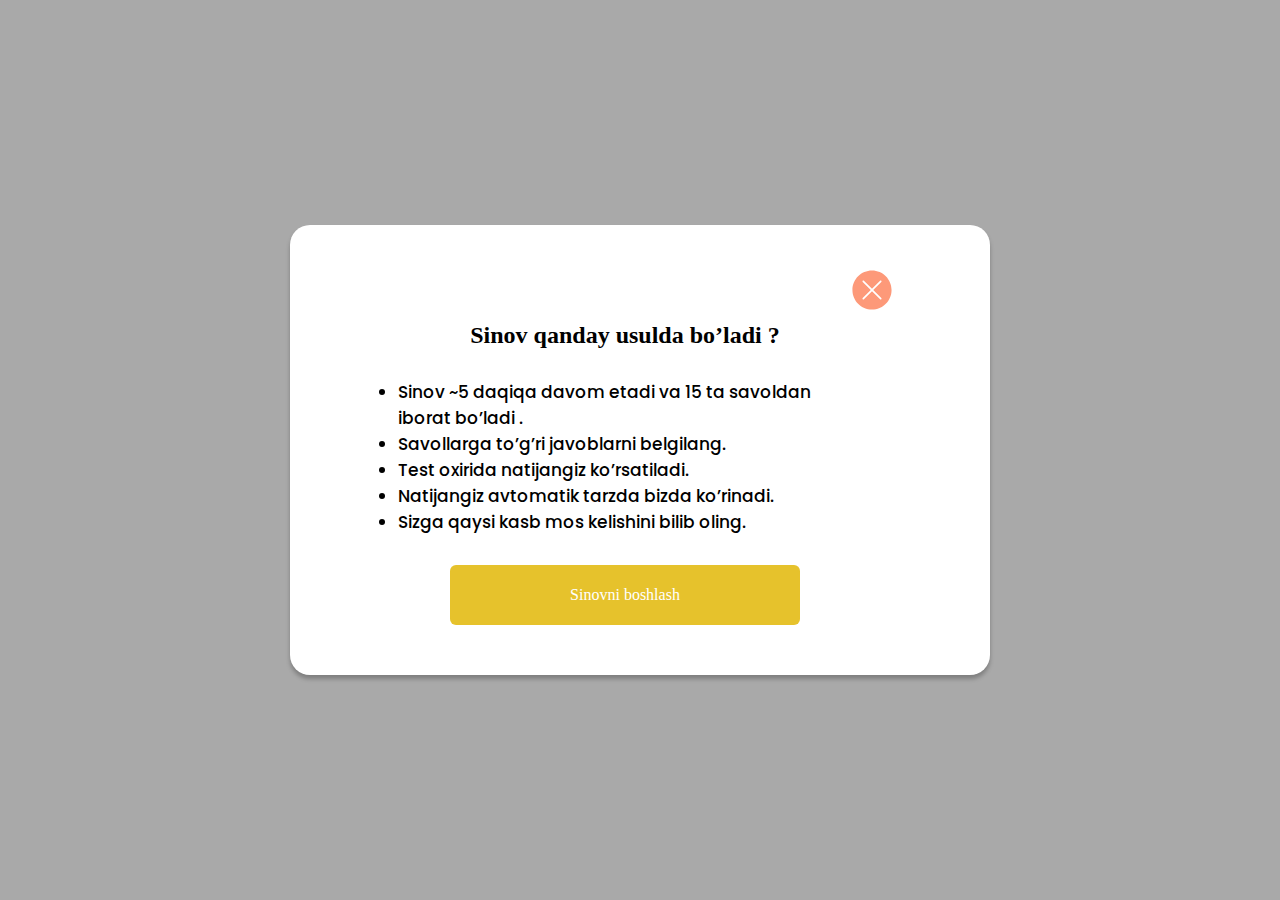
<file: robo/home/sotib olish/index.html>
<!DOCTYPE html>
<html lang="en">
<head>
    <meta charset="UTF-8">
    <link rel="stylesheet" href="./style.css">
    <link rel="stylesheet" href="./media.css">
    <link rel="stylesheet" href="https://cdnjs.cloudflare.com/ajax/libs/font-awesome/6.0.0-beta3/css/all.min.css">
    
    <meta http-equiv="X-UA-Compatible" content="IE=edge">
    <meta name="viewport" content="width=device-width, initial-scale=1.0">
    <title>Document</title>
</head>
<body>
    <div class="card">
        <header>
        <h2>Sinov qanday usulda bo’ladi ?</h2>
        <ul>
            <li>Sinov ~5 daqiqa davom etadi va 15 ta savoldan iborat bo’ladi .</li>
            <li> Savollarga to’g’ri javoblarni belgilang.</li>
            <li>Test oxirida natijangiz ko’rsatiladi.</li>
            <li> Natijangiz avtomatik tarzda bizda ko’rinadi.</li>
            <li>Sizga qaysi kasb mos kelishini bilib oling.</li>
        </ul>
        <div class="btn"><a class="btna" href="../test/index.html">Sinovni boshlash</a></div>
    </header>
    <a class="x" href="../inde.html"><img href  src="../images/x.svg" alt=""></a>
</div>
</body>
</html>
</file>
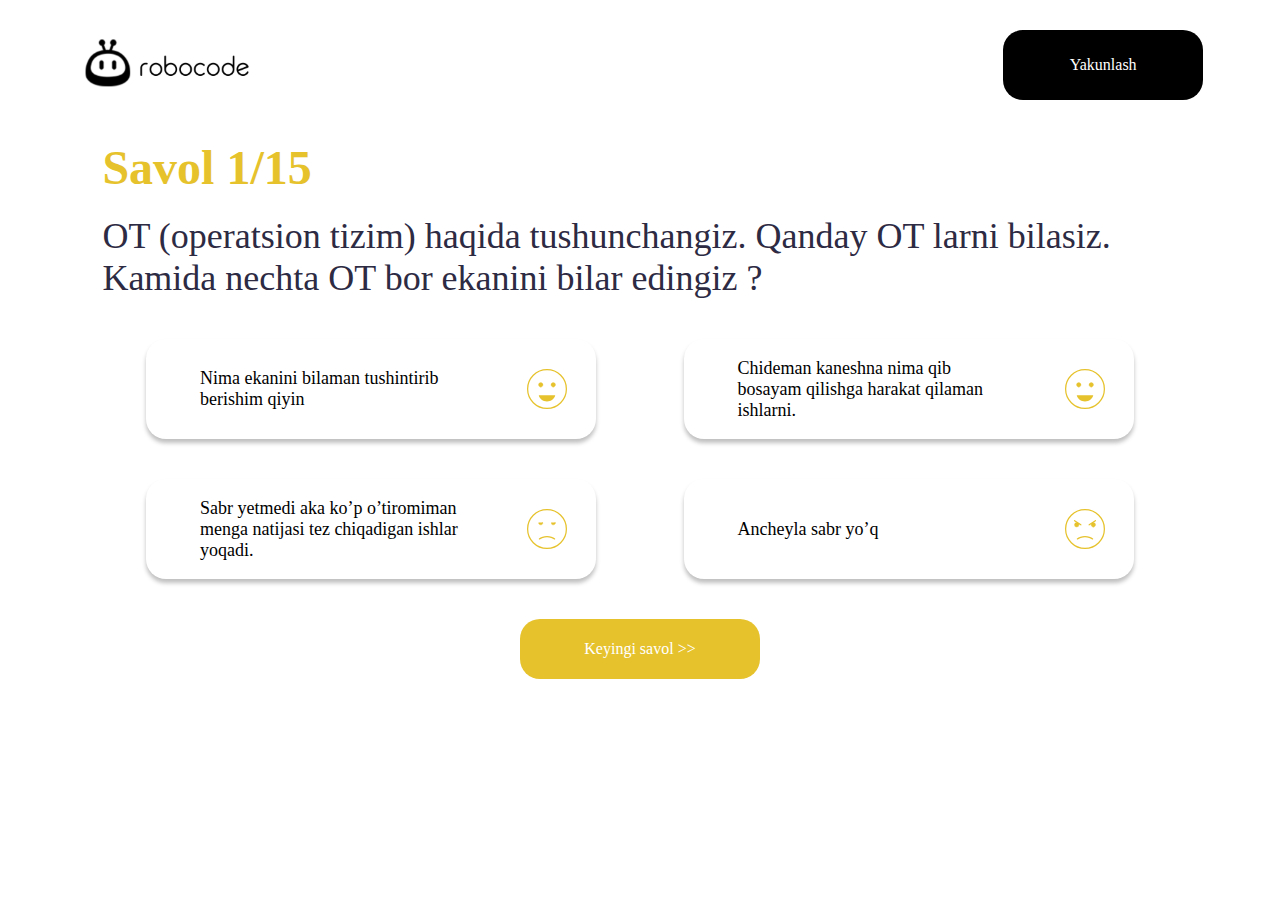
<file: robo/home/test/index.html>
<!DOCTYPE html>
<html lang="en">
<head>
    <meta charset="UTF-8">
    <link rel="stylesheet" href="./style.css">
    <link rel="stylesheet" href="./media.css">
    <link rel="stylesheet" href="https://cdnjs.cloudflare.com/ajax/libs/font-awesome/6.0.0-beta3/css/all.min.css">
    <meta http-equiv="X-UA-Compatible" content="IE=edge">
    <meta name="viewport" content="width=device-width, initial-scale=1.0">
    <title>Document</title>
</head>
<body>
    <ul>
        <li><img src="../images/LOGO (1).svg">
        </li>
        <li class="li"><a href="../inde.html">Yakunlash</a></li>
        <div class="meniu"><a href="#" class="fa-solid fa-bars"></a></div>
    </ul>
    <header>
        <h1>Savol 1/15</h1>
        <h3>OT (operatsion tizim) haqida tushunchangiz. Qanday OT larni bilasiz. Kamida nechta OT bor ekanini bilar edingiz ? </h3>
        <div class="cards">
<div>
    <a class="a" href="#">Nima ekanini bilaman tushintirib berishim qiyin</a>
     <a href="#" id="a"><img src="../images/lol2.svg" alt=""></a>
</div>
<div>
    <a class="a" href="#">Chideman kaneshna nima qib bosayam qilishga harakat qilaman ishlarni.</a>
     <a href="#" id="a"><img src="../images/lol2.svg" alt=""></a>
</div>
<div>
    <a class="a" href="#">Sabr yetmedi aka ko’p o’tiromiman menga natijasi tez chiqadigan ishlar yoqadi.</a>
    <a href="#" id="a"> <img src="../images/smile y.svg" alt=""></a>
</div>
<div>
    <a class="a" href="#">Ancheyla sabr yo’q</a>
     <a href="#" id="a"><img src="../images/smile Angry.svg" alt=""></a>
</div>
            
          
           

        </div>
        <div class="btn"><a href="">Keyingi savol >></a></div>
    </header>
</body>
</html>
</file>
<file: robo/home/sotib olish/style.css>
@font-face {
    font-family: poppins;
    src: url(../font/Poppins-Bold.ttf);
    src: url(../font/Poppins-Medium.ttf);
}
*{
    margin: 0;
    padding: 0;
    box-sizing: border-box;

}
body{
    display: flex;
    height: 100vh;
    align-items: center;
    justify-content: center;
    background-color: darkgray;
    padding: 8%;
}
.card{
    width: 700px;
height: 450px;
display: flex;
align-items: center;
justify-content: center;
background: #FFFFFF;
box-shadow: 0px 4px 4px rgba(0, 0, 0, 0.25);
border-radius: 20px;
padding: 0 10%;
}
header{
    width: 100%;
    height: 100%;
    display: flex;
    flex-direction: column;
    align-items: center;
    justify-content: flex-end;
    /* padding: 0 15%; */
}
.card img{
   width: 40px;
   /* position: absolute; */
   /* margin: -150px 0 0 0; */
}
ul{
    margin: 30px 0;
}
ul li{
    color: #000000;
    font-family: 'Poppins';

font-weight: 500;
font-size: 17px;
}
.btna{
    text-decoration: none;
    display: flex;
    align-items: center;
    justify-content: center;
    width: 350px;
height: 60px;
margin-bottom: 50px;
color: #FFFFFF;
background: #E6C22C;
border-radius: 6px;
}
.x{
    width: 30px;
    height: 80%;
    display: flex;
    align-items: flex-start;
}
</file>
<file: robo/home/sotib olish/media.css>
@media screen and (max-width:540px) {
    .card{
        width: 300px;
       
    }
    ul li{
        font-size: 12px;
    }
    .card img{
        width: 20px;
    }
    .btn a{
        width: 150px;
        height: 35px;
    }
}
</file>
<file: robo/home/test/style.css>
*{
    margin: 0;
    padding: 0;
    box-sizing: border-box;
    text-decoration: none;
    list-style-type: none;
}
body{
/* width: 1920px; */
}
ul
{
    height: 130px;
    display: flex;
    align-items: center;
    justify-content: space-between;
    padding: 0 6%;

}
.li{
    display: flex;
    align-items: center;
    justify-content: center;
    background-color: black;
    color: #fff;
    width: 200px;
height: 70px;
top: 55px;
border-radius: 20px;
}
.meniu{
    display:none;
   font-size: 30px;
  color: black;
}
header{
    padding: 0 8% 70px 8%;
    margin: 10px 0 0 0;
}
.cards{
   
    display: flex;
    justify-content: space-around;
    align-items: center;
    flex-wrap: wrap;
   
}
.cards div{
    width: 550px;
height: 120px;
background: #FFFFFF;
box-shadow: 0px 4px 4px rgba(0, 0, 0, 0.25);
border-radius: 20px;
display: flex;
align-items: center;
justify-content:space-between;
margin:20px;
padding: 0 5%;
}
.cards div a{
    display: flex;
align-items: center;

   width: 80%;
   height: 100%;
   font-family: 'Poppins';
font-weight: 500;
font-size: 18px;
color: black;
  
}
li a{
    width: 100%;
    height: 100%;
    display: flex;
    align-items: center;
    justify-content:center;
}
.a{
    width: 80%;
    display: flex;
    justify-content: flex-start;
    text-align: start;
}
#a{
    width: 20px;
    margin-left: 50px;
}
a{
    color: #fff;
}
.cards div img{
   
    height: 100%;
    width: 50px;
 }
 .cards div:hover{
     background-color: #E6C22C;
     color: #fff;
 }
 .cards div:active{
    background-color: #E6C22C;
    color: #fff;
}
 h1{
    font-family: 'Poppins';
    font-weight: 700;
    font-size: 48px;
    color: #E6C22C;
    
 }
 h3{
     margin: 20px 0;
     font-family: 'Poppins';
font-weight: 500;
font-size: 36px;
color: #2D2A43;

 }
 .btn{
     width: 100%;
     display: flex;
     justify-content: center;
     margin-top: 20px;
 }
 .btn a{
     display: flex;
     align-items: center;
     justify-content: center;
    width: 240px;
    height: 60px;
    background: #E6C22C;
    color: #fff;
    border-radius: 20px;
 }
</file>
<file: robo/home/test/media.css>
@media screen and (max-width:1400px) {
    .cards div{
        width: 500px;
    height: 120px;
    }
}
@media screen and (max-width:1300px) {
    .cards div{
        width: 450px;
    height: 100px;
    }
}
@media screen and (max-width:1200px) {
    .cards div{
        width: 600px;
    height: 130px;
    }
}
@media screen and (max-width:540px) {
    .meniu{
        display: block;
    }
    .li{
        display: none;
    }
    .btn a{
       
        width: 170px;
        height: 45px;
        
        border-radius: 12px;
     }
}
@media screen and (max-width:400px) {
    h3{
        font-size: 21px;
    }
    h1{
        font-size: 35px;
    }
    .btn a{
       
       width: 150px;
       height: 40px;
       
       border-radius: 10px;
    }
}
</file>
